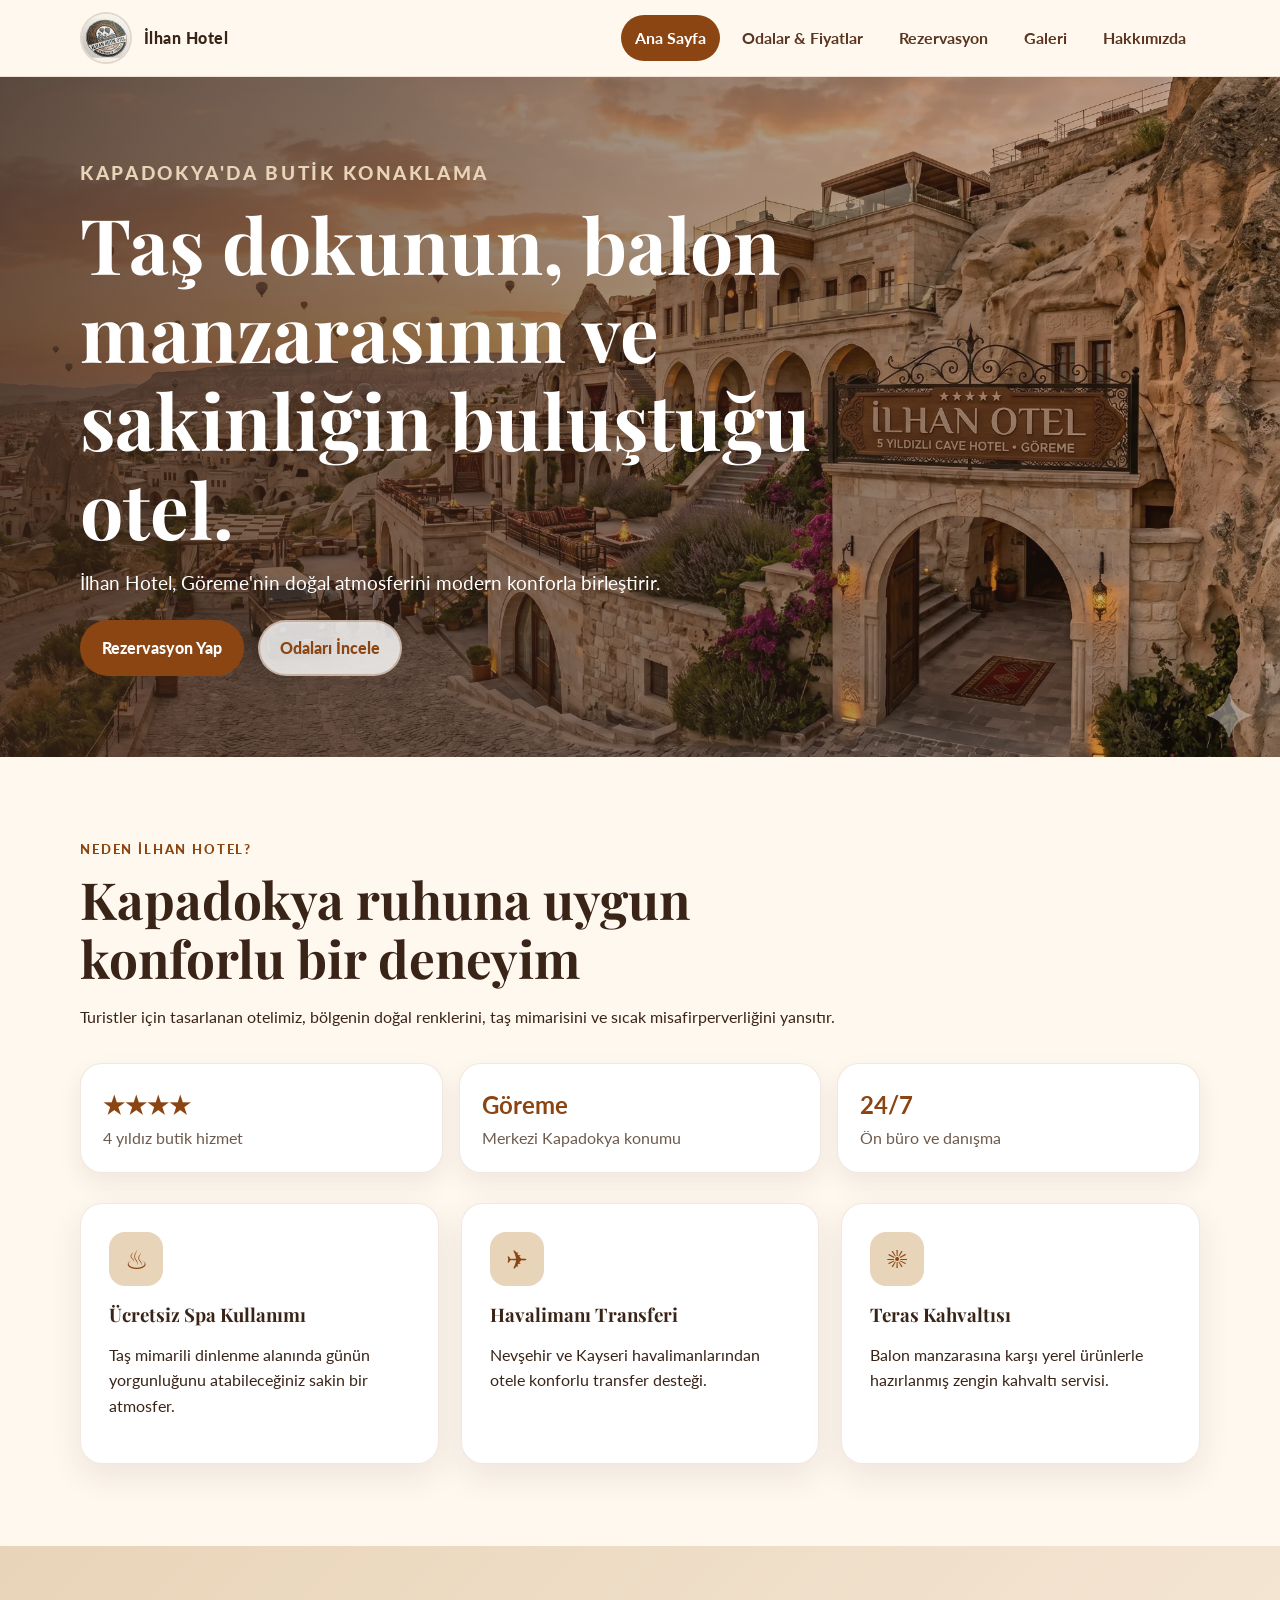
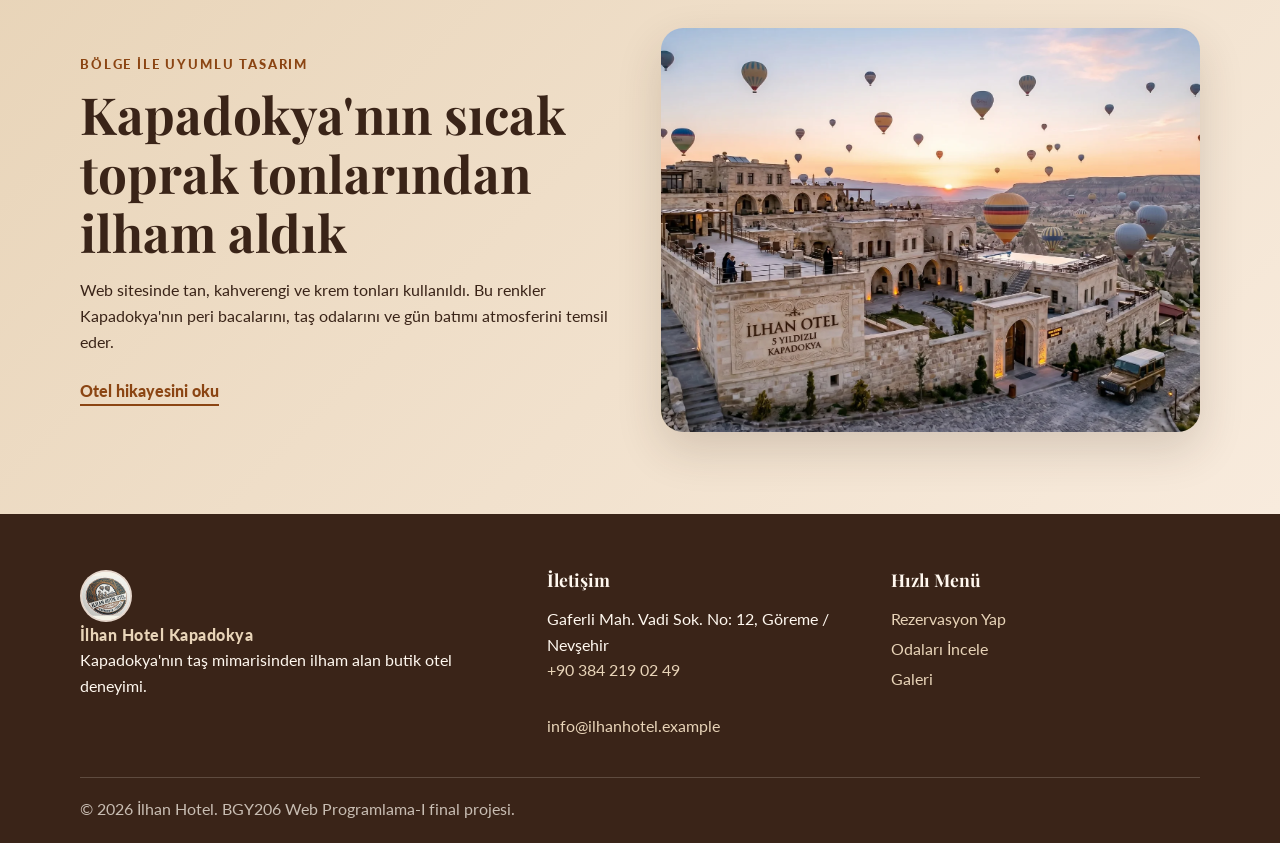
<file: Ilhan_Yigit_Kocadere_otel_web/index.html>
<!DOCTYPE html>
<html lang="tr">
<head>
    <meta charset="UTF-8">
    <meta name="viewport" content="width=device-width, initial-scale=1.0">
    <meta name="description" content="İlhan Hotel Kapadokya için kurumsal otel tanıtım portalı.">
    <link rel="icon" href="assets/icons/favicon.png" type="image/png">
    <link rel="preconnect" href="https://fonts.googleapis.com">
    <link rel="preconnect" href="https://fonts.gstatic.com" crossorigin>
    <link href="https://fonts.googleapis.com/css2?family=Lato:wght@400;700;900&family=Playfair+Display:wght@600;700&display=swap" rel="stylesheet">
    <link rel="stylesheet" href="css/style.css">
    <title>İlhan Hotel Kapadokya | Ana Sayfa</title>
</head>
<body>
    <a class="skip-link" href="#main-content">Ana içeriğe geç</a>
    <!-- Navigasyon: tüm sayfalarda kullanılan sticky menü -->
    <header class="site-header" id="site-header">
        <nav class="navbar container" aria-label="Ana menü">
            <a class="brand" href="index.html" aria-label="İlhan Hotel ana sayfa">
                <img src="assets/icons/logo-ilhan.webp" alt="İlhan Hotel logosu" class="brand-logo">
                <span>İlhan Hotel</span>
            </a>
            <button class="menu-toggle" type="button" aria-label="Menüyü aç veya kapat" aria-controls="primary-navigation" aria-expanded="false">
                <span></span>
                <span></span>
                <span></span>
            </button>
            <ul class="nav-list" id="primary-navigation">
                <li><a href="index.html" class="nav-link active">Ana Sayfa</a></li>
                <li><a href="odalar.html" class="nav-link">Odalar & Fiyatlar</a></li>
                <li><a href="rezervasyon.html" class="nav-link">Rezervasyon</a></li>
                <li><a href="galeri.html" class="nav-link">Galeri</a></li>
                <li><a href="hakkimizda.html" class="nav-link">Hakkımızda</a></li>
            </ul>
        </nav>
    </header>

    <main id="main-content">
        <!-- Hero: büyük görsel, slogan ve rezervasyon butonu -->
        <section class="hero" aria-labelledby="hero-title">
            <div class="hero-overlay container">
                <p class="eyebrow">Kapadokya'da butik konaklama</p>
                <h1 id="hero-title">Taş dokunun, balon manzarasının ve sakinliğin buluştuğu otel.</h1>
                <p>İlhan Hotel, Göreme'nin doğal atmosferini modern konforla birleştirir.</p>
                <div class="hero-actions">
                    <a href="rezervasyon.html" class="btn btn-primary">Rezervasyon Yap</a>
                    <a href="odalar.html" class="btn btn-secondary">Odaları İncele</a>
                </div>
            </div>
        </section>

        <!-- Özet bilgi: yıldız, konum ve avantaj kartları -->
        <section class="section container" aria-labelledby="summary-title">
            <div class="section-heading">
                <p class="eyebrow">Neden İlhan Hotel?</p>
                <h2 id="summary-title">Kapadokya ruhuna uygun konforlu bir deneyim</h2>
                <p>Turistler için tasarlanan otelimiz, bölgenin doğal renklerini, taş mimarisini ve sıcak misafirperverliğini yansıtır.</p>
            </div>
            <div class="info-strip" aria-label="Otel kısa bilgileri">
                <div><strong>★★★★</strong><span>4 yıldız butik hizmet</span></div>
                <div><strong>Göreme</strong><span>Merkezi Kapadokya konumu</span></div>
                <div><strong>24/7</strong><span>Ön büro ve danışma</span></div>
            </div>
            <div class="cards three-columns">
                <article class="feature-card">
                    <span class="feature-icon" aria-hidden="true">♨</span>
                    <h3>Ücretsiz Spa Kullanımı</h3>
                    <p>Taş mimarili dinlenme alanında günün yorgunluğunu atabileceğiniz sakin bir atmosfer.</p>
                </article>
                <article class="feature-card">
                    <span class="feature-icon" aria-hidden="true">✈</span>
                    <h3>Havalimanı Transferi</h3>
                    <p>Nevşehir ve Kayseri havalimanlarından otele konforlu transfer desteği.</p>
                </article>
                <article class="feature-card">
                    <span class="feature-icon" aria-hidden="true">☀</span>
                    <h3>Teras Kahvaltısı</h3>
                    <p>Balon manzarasına karşı yerel ürünlerle hazırlanmış zengin kahvaltı servisi.</p>
                </article>
            </div>
        </section>

        <!-- Tanıtım: otelin tasarım dili ve bölge bağlantısı -->
        <section class="section warm-section" aria-labelledby="design-title">
            <div class="container split-layout">
                <div>
                    <p class="eyebrow">Bölge ile uyumlu tasarım</p>
                    <h2 id="design-title">Kapadokya'nın sıcak toprak tonlarından ilham aldık</h2>
                    <p>Web sitesinde tan, kahverengi ve krem tonları kullanıldı. Bu renkler Kapadokya'nın peri bacalarını, taş odalarını ve gün batımı atmosferini temsil eder.</p>
                    <a class="text-link" href="hakkimizda.html">Otel hikayesini oku</a>
                </div>
                <img src="assets/images/gallery-balloon-view.webp" alt="İlhan Hotel Kapadokya balon rotası ve otel manzarası" class="rounded-media">
            </div>
        </section>
    </main>

    <!-- Footer: iletişim ve hızlı erişim bilgileri -->
    <footer class="site-footer">
        <div class="container footer-grid">
            <div>
                <a class="footer-brand" href="index.html">
                    <img src="assets/icons/logo-ilhan.webp" alt="İlhan Hotel küçük logo">
                    <span>İlhan Hotel Kapadokya</span>
                </a>
                <p>Kapadokya'nın taş mimarisinden ilham alan butik otel deneyimi.</p>
            </div>
            <div>
                <h2>İletişim</h2>
                <address>
                    Gaferli Mah. Vadi Sok. No: 12, Göreme / Nevşehir<br>
                    <a href="tel:+903842190249">+90 384 219 02 49</a><br>
                    <a href="mailto:info@ilhanhotel.example">info@ilhanhotel.example</a>
                </address>
            </div>
            <div>
                <h2>Hızlı Menü</h2>
                <a href="rezervasyon.html">Rezervasyon Yap</a>
                <a href="odalar.html">Odaları İncele</a>
                <a href="galeri.html">Galeri</a>
            </div>
        </div>
        <p class="copyright">© 2026 İlhan Hotel. BGY206 Web Programlama-I final projesi.</p>
    </footer>
    <script src="js/script.js"></script>
</body>
</html>
</file>
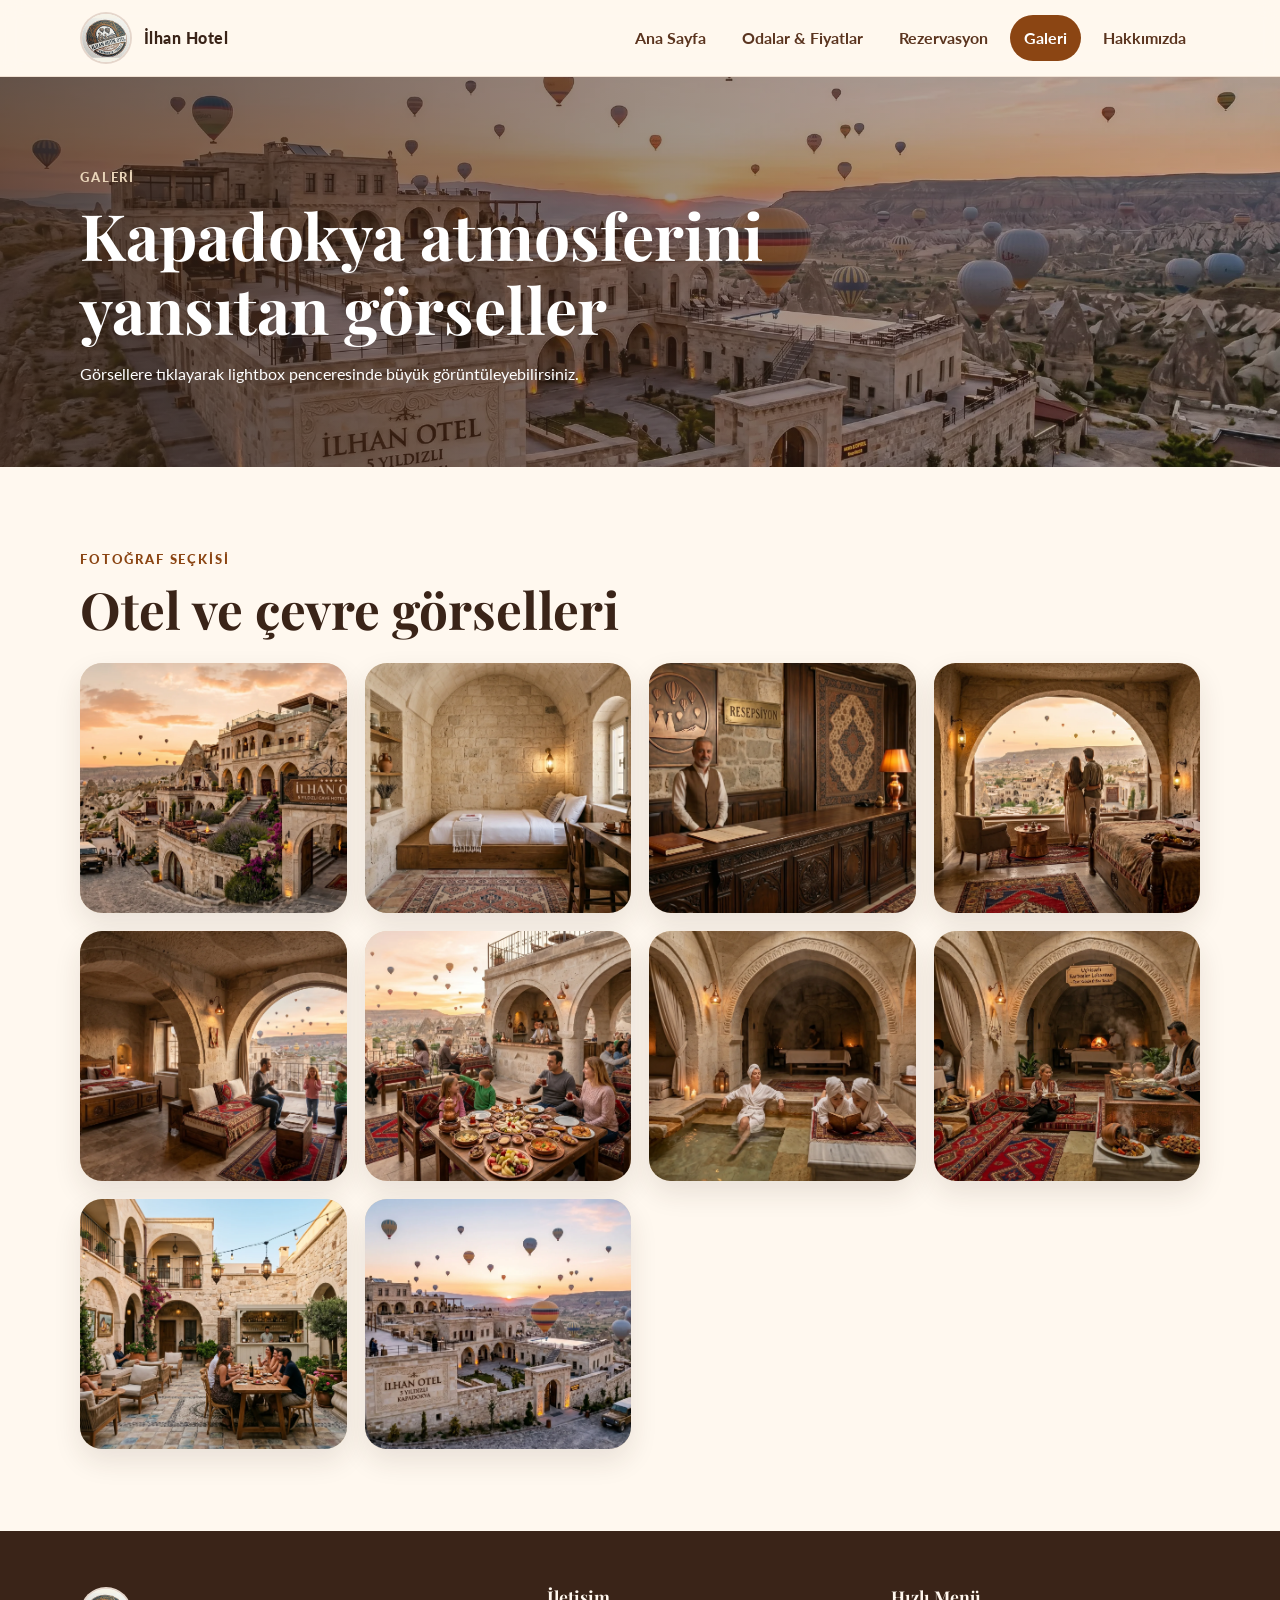
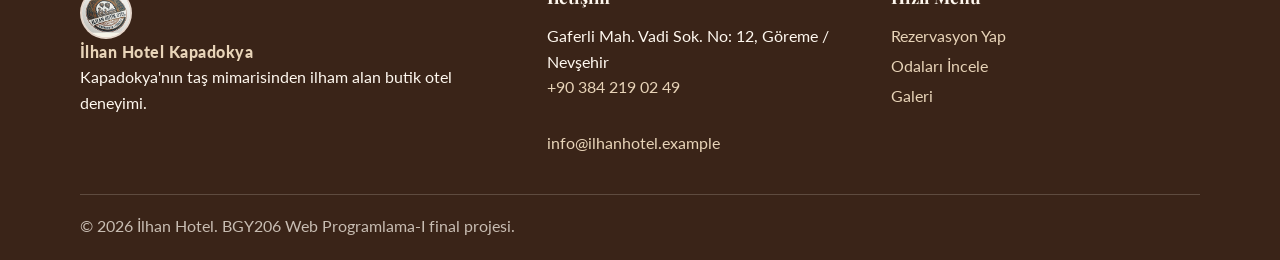
<file: Ilhan_Yigit_Kocadere_otel_web/galeri.html>
<!DOCTYPE html>
<html lang="tr">
<head>
    <meta charset="UTF-8">
    <meta name="viewport" content="width=device-width, initial-scale=1.0">
    <meta name="description" content="İlhan Hotel Kapadokya için kurumsal otel tanıtım portalı.">
    <link rel="icon" href="assets/icons/favicon.png" type="image/png">
    <link rel="preconnect" href="https://fonts.googleapis.com">
    <link rel="preconnect" href="https://fonts.gstatic.com" crossorigin>
    <link href="https://fonts.googleapis.com/css2?family=Lato:wght@400;700;900&family=Playfair+Display:wght@600;700&display=swap" rel="stylesheet">
    <link rel="stylesheet" href="css/style.css">
    <title>Galeri | İlhan Hotel Kapadokya</title>
</head>
<body>
    <a class="skip-link" href="#main-content">Ana içeriğe geç</a>
    <!-- Navigasyon: tüm sayfalarda kullanılan sticky menü -->
    <header class="site-header" id="site-header">
        <nav class="navbar container" aria-label="Ana menü">
            <a class="brand" href="index.html" aria-label="İlhan Hotel ana sayfa">
                <img src="assets/icons/logo-ilhan.webp" alt="İlhan Hotel logosu" class="brand-logo">
                <span>İlhan Hotel</span>
            </a>
            <button class="menu-toggle" type="button" aria-label="Menüyü aç veya kapat" aria-controls="primary-navigation" aria-expanded="false">
                <span></span>
                <span></span>
                <span></span>
            </button>
            <ul class="nav-list" id="primary-navigation">
                <li><a href="index.html" class="nav-link">Ana Sayfa</a></li>
                <li><a href="odalar.html" class="nav-link">Odalar & Fiyatlar</a></li>
                <li><a href="rezervasyon.html" class="nav-link">Rezervasyon</a></li>
                <li><a href="galeri.html" class="nav-link active">Galeri</a></li>
                <li><a href="hakkimizda.html" class="nav-link">Hakkımızda</a></li>
            </ul>
        </nav>
    </header>

    <main id="main-content">
        <!-- Sayfa başlığı: galeri hero alanı -->
        <section class="page-hero gallery-hero" aria-labelledby="gallery-title">
            <div class="container page-hero-content">
                <p class="eyebrow">Galeri</p>
                <h1 id="gallery-title">Kapadokya atmosferini yansıtan görseller</h1>
                <p>Görsellere tıklayarak lightbox penceresinde büyük görüntüleyebilirsiniz.</p>
            </div>
        </section>

        <!-- Galeri: CSS Grid ile responsive ızgara ve JS lightbox -->
        <section class="section container" aria-labelledby="gallery-grid-title">
            <div class="section-heading compact">
                <p class="eyebrow">Fotoğraf seçkisi</p>
                <h2 id="gallery-grid-title">Otel ve çevre görselleri</h2>
            </div>
            <div class="gallery-grid" id="gallery-grid">
                <button class="gallery-item" type="button" data-full="assets/images/hero-cappadocia-ilhan-hotel.webp" data-caption="İlhan Hotel Kapadokya dış görünüş">
                    <img src="assets/images/hero-cappadocia-ilhan-hotel.webp" alt="Kapadokya taş butik otel ve balon manzarası">
                </button>
                <button class="gallery-item" type="button" data-full="assets/images/oda-standart.webp" data-caption="Standart taş oda">
                    <img src="assets/images/oda-standart.webp" alt="Standart taş odada sade ve sıcak konaklama alanı">
                </button>
                <button class="gallery-item" type="button" data-full="assets/images/gallery-reception.webp" data-caption="Resepsiyon alanı">
                    <img src="assets/images/gallery-reception.webp" alt="İlhan Hotel taş mimarili resepsiyon alanı">
                </button>
                <button class="gallery-item" type="button" data-full="assets/images/oda-deluxe.webp" data-caption="Vadi manzaralı deluxe oda">
                    <img src="assets/images/oda-deluxe.webp" alt="Vadi manzaralı deluxe mağara oda iç tasarımı">
                </button>
                <button class="gallery-item" type="button" data-full="assets/images/oda-suite.webp" data-caption="Kemerli suit oda">
                    <img src="assets/images/oda-suite.webp" alt="Dört kişilik kemerli suit oda ve Kapadokya manzarası">
                </button>
                <button class="gallery-item" type="button" data-full="assets/images/gallery-breakfast.webp" data-caption="Teras kahvaltısı">
                    <img src="assets/images/gallery-breakfast.webp" alt="Kapadokya terasında kahvaltı alanı">
                </button>
                <button class="gallery-item" type="button" data-full="assets/images/gallery-spa.webp" data-caption="Sessiz spa alanı">
                    <img src="assets/images/gallery-spa.webp" alt="Taş mimarili spa havuzu">
                </button>
                <button class="gallery-item" type="button" data-full="assets/images/gallery-restaurant.webp" data-caption="Yerel restoran">
                    <img src="assets/images/gallery-restaurant.webp" alt="Yerel yemek servisi yapılan restoran alanı">
                </button>
                <button class="gallery-item" type="button" data-full="assets/images/gallery-courtyard.webp" data-caption="İç avlu">
                    <img src="assets/images/gallery-courtyard.webp" alt="Otelin taş iç avlusu ve oturma alanı">
                </button>
                <button class="gallery-item" type="button" data-full="assets/images/gallery-balloons.webp" data-caption="Balon rotası manzarası">
                    <img src="assets/images/gallery-balloons.webp" alt="Kapadokya sıcak hava balonları manzarası">
                </button>
            </div>
        </section>

        <!-- Lightbox modal: JavaScript ile açılıp kapanır -->
        <div class="lightbox" id="lightbox" aria-hidden="true" role="dialog" aria-modal="true" aria-label="Galeri görsel önizleme">
            <button type="button" class="lightbox-close" id="lightbox-close" aria-label="Lightbox kapat">×</button>
            <figure>
                <img src="assets/images/gallery-balloon-view.webp" alt="" id="lightbox-image">
                <figcaption id="lightbox-caption"></figcaption>
            </figure>
        </div>
    </main>

    <!-- Footer: iletişim ve hızlı erişim bilgileri -->
    <footer class="site-footer">
        <div class="container footer-grid">
            <div>
                <a class="footer-brand" href="index.html">
                    <img src="assets/icons/logo-ilhan.webp" alt="İlhan Hotel küçük logo">
                    <span>İlhan Hotel Kapadokya</span>
                </a>
                <p>Kapadokya'nın taş mimarisinden ilham alan butik otel deneyimi.</p>
            </div>
            <div>
                <h2>İletişim</h2>
                <address>
                    Gaferli Mah. Vadi Sok. No: 12, Göreme / Nevşehir<br>
                    <a href="tel:+903842190249">+90 384 219 02 49</a><br>
                    <a href="mailto:info@ilhanhotel.example">info@ilhanhotel.example</a>
                </address>
            </div>
            <div>
                <h2>Hızlı Menü</h2>
                <a href="rezervasyon.html">Rezervasyon Yap</a>
                <a href="odalar.html">Odaları İncele</a>
                <a href="galeri.html">Galeri</a>
            </div>
        </div>
        <p class="copyright">© 2026 İlhan Hotel. BGY206 Web Programlama-I final projesi.</p>
    </footer>
    <script src="js/script.js"></script>
</body>
</html>
</file>
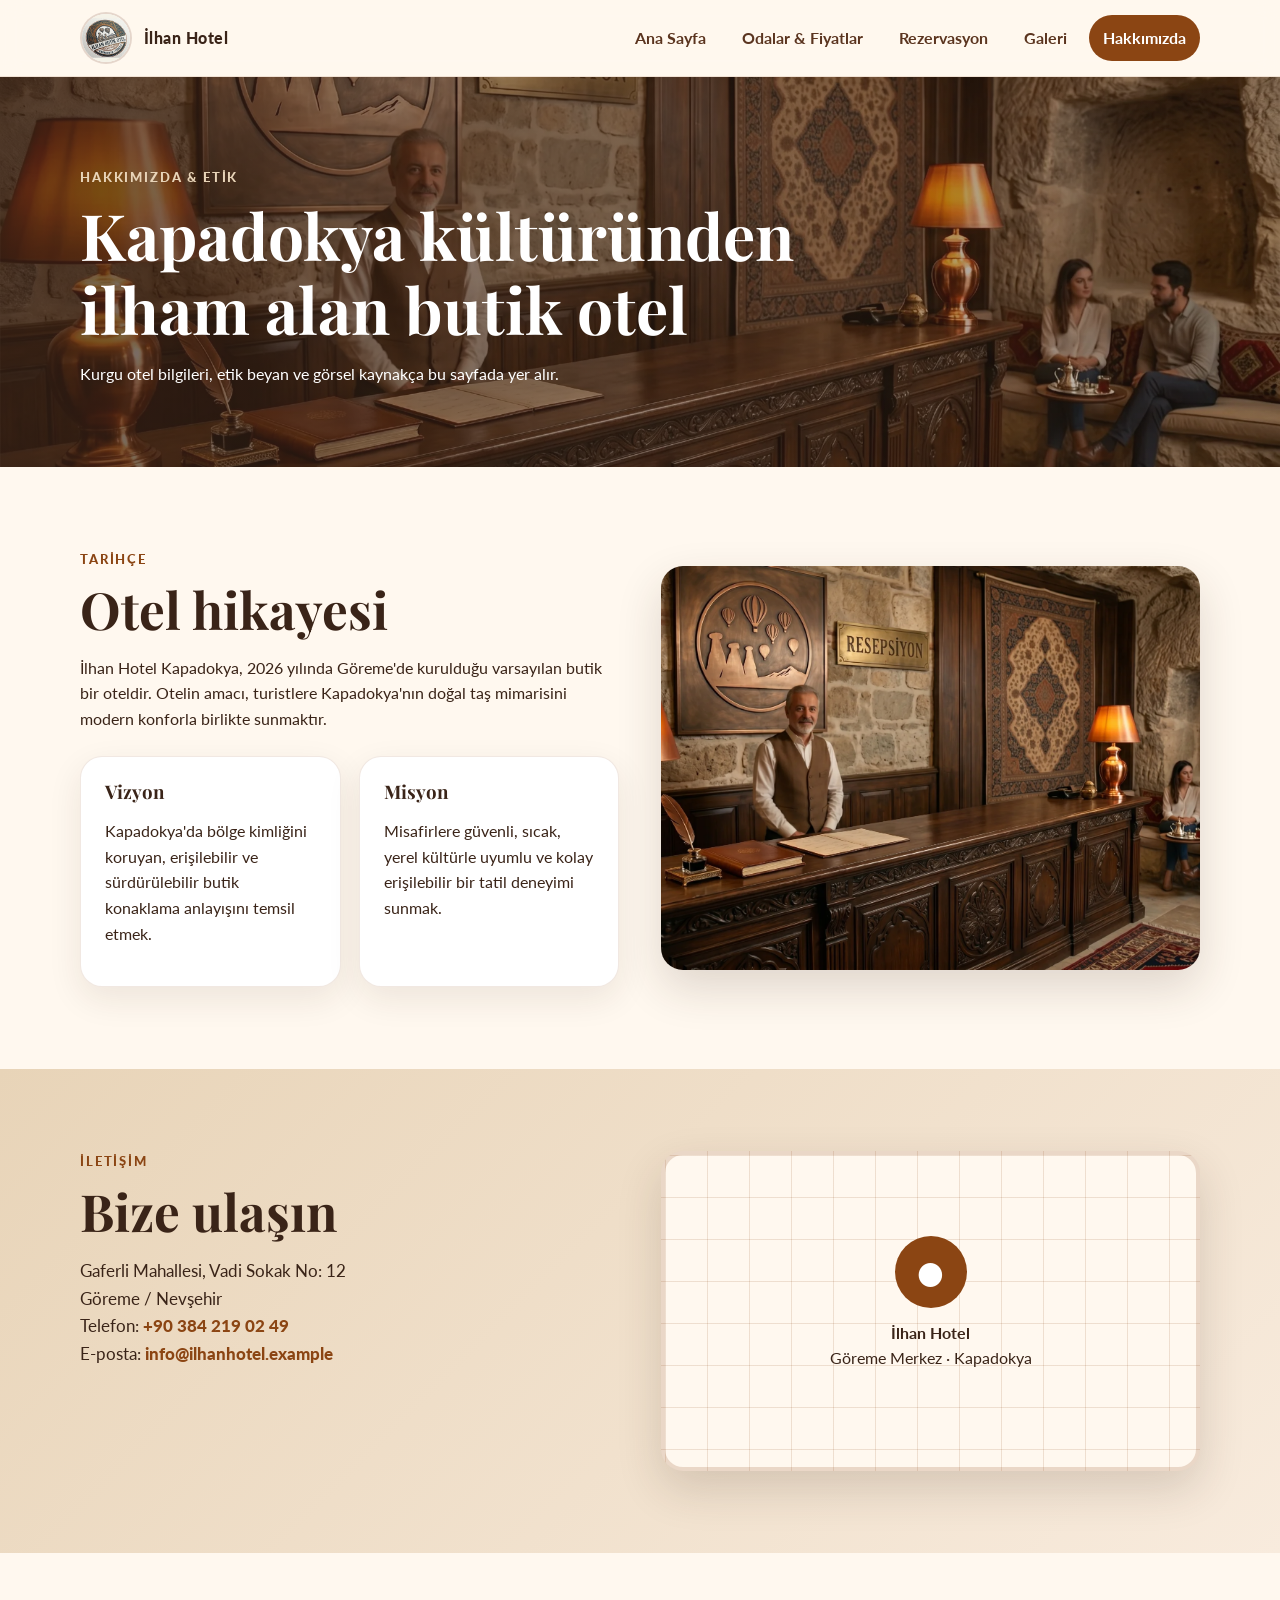
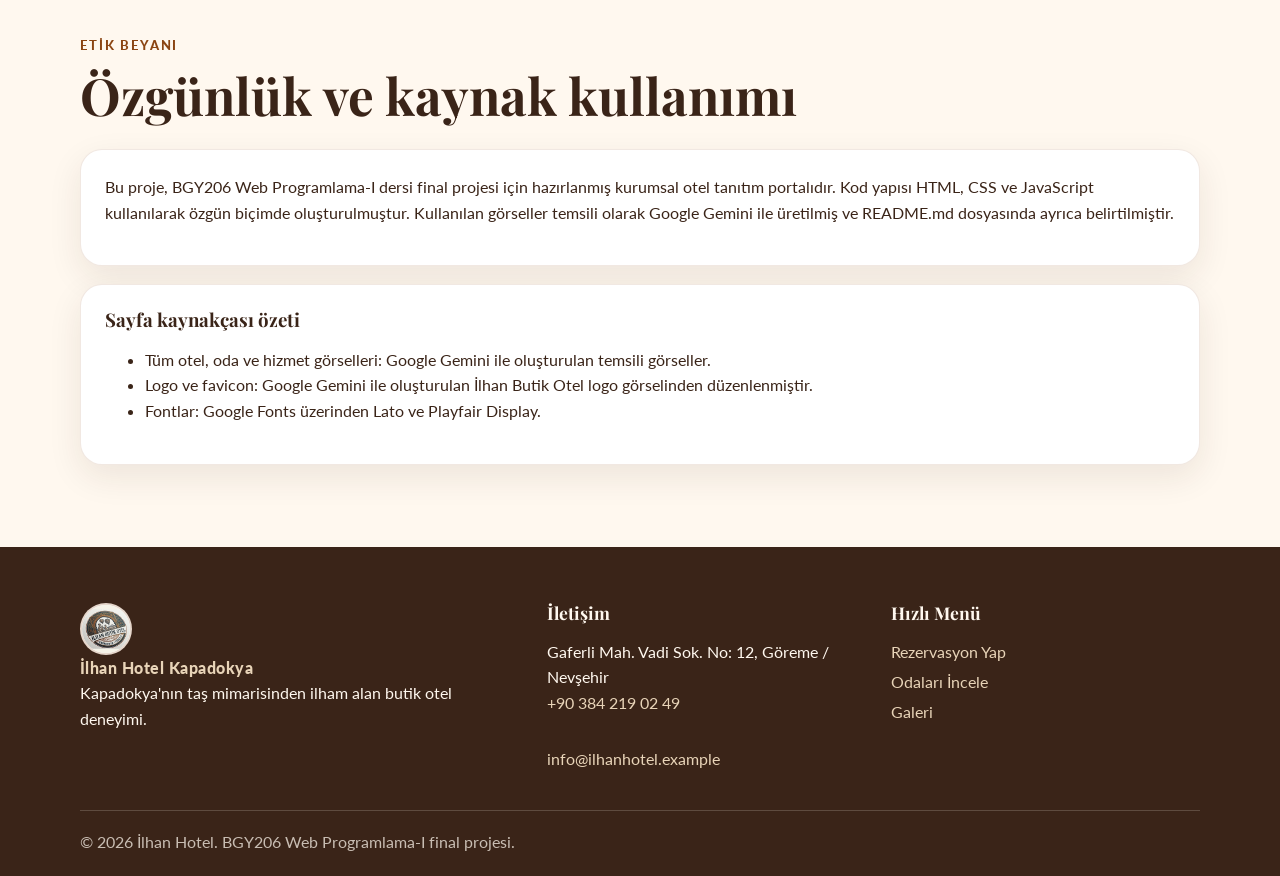
<file: Ilhan_Yigit_Kocadere_otel_web/hakkimizda.html>
<!DOCTYPE html>
<html lang="tr">
<head>
    <meta charset="UTF-8">
    <meta name="viewport" content="width=device-width, initial-scale=1.0">
    <meta name="description" content="İlhan Hotel Kapadokya için kurumsal otel tanıtım portalı.">
    <link rel="icon" href="assets/icons/favicon.png" type="image/png">
    <link rel="preconnect" href="https://fonts.googleapis.com">
    <link rel="preconnect" href="https://fonts.gstatic.com" crossorigin>
    <link href="https://fonts.googleapis.com/css2?family=Lato:wght@400;700;900&family=Playfair+Display:wght@600;700&display=swap" rel="stylesheet">
    <link rel="stylesheet" href="css/style.css">
    <title>Hakkımızda & Etik | İlhan Hotel Kapadokya</title>
</head>
<body>
    <a class="skip-link" href="#main-content">Ana içeriğe geç</a>
    <!-- Navigasyon: tüm sayfalarda kullanılan sticky menü -->
    <header class="site-header" id="site-header">
        <nav class="navbar container" aria-label="Ana menü">
            <a class="brand" href="index.html" aria-label="İlhan Hotel ana sayfa">
                <img src="assets/icons/logo-ilhan.webp" alt="İlhan Hotel logosu" class="brand-logo">
                <span>İlhan Hotel</span>
            </a>
            <button class="menu-toggle" type="button" aria-label="Menüyü aç veya kapat" aria-controls="primary-navigation" aria-expanded="false">
                <span></span>
                <span></span>
                <span></span>
            </button>
            <ul class="nav-list" id="primary-navigation">
                <li><a href="index.html" class="nav-link">Ana Sayfa</a></li>
                <li><a href="odalar.html" class="nav-link">Odalar & Fiyatlar</a></li>
                <li><a href="rezervasyon.html" class="nav-link">Rezervasyon</a></li>
                <li><a href="galeri.html" class="nav-link">Galeri</a></li>
                <li><a href="hakkimizda.html" class="nav-link active">Hakkımızda</a></li>
            </ul>
        </nav>
    </header>

    <main id="main-content">
        <!-- Sayfa başlığı: hakkımızda hero alanı -->
        <section class="page-hero about-hero" aria-labelledby="about-title">
            <div class="container page-hero-content">
                <p class="eyebrow">Hakkımızda & Etik</p>
                <h1 id="about-title">Kapadokya kültüründen ilham alan butik otel</h1>
                <p>Kurgu otel bilgileri, etik beyan ve görsel kaynakça bu sayfada yer alır.</p>
            </div>
        </section>

        <!-- Tarihçe: vizyon, misyon ve kuruluş bilgisi -->
        <section class="section container split-layout" aria-labelledby="history-title">
            <div>
                <p class="eyebrow">Tarihçe</p>
                <h2 id="history-title">Otel hikayesi</h2>
                <p>İlhan Hotel Kapadokya, 2026 yılında Göreme'de kurulduğu varsayılan butik bir oteldir. Otelin amacı, turistlere Kapadokya'nın doğal taş mimarisini modern konforla birlikte sunmaktır.</p>
                <div class="mission-grid">
                    <article>
                        <h3>Vizyon</h3>
                        <p>Kapadokya'da bölge kimliğini koruyan, erişilebilir ve sürdürülebilir butik konaklama anlayışını temsil etmek.</p>
                    </article>
                    <article>
                        <h3>Misyon</h3>
                        <p>Misafirlere güvenli, sıcak, yerel kültürle uyumlu ve kolay erişilebilir bir tatil deneyimi sunmak.</p>
                    </article>
                </div>
            </div>
            <img src="assets/images/gallery-reception.webp" alt="İlhan Hotel Kapadokya resepsiyon alanı" class="rounded-media">
        </section>

        <!-- İletişim: statik harita, adres ve tıklanabilir telefon -->
        <section class="section warm-section" aria-labelledby="contact-title">
            <div class="container contact-layout">
                <div>
                    <p class="eyebrow">İletişim</p>
                    <h2 id="contact-title">Bize ulaşın</h2>
                    <address class="large-address">
                        Gaferli Mahallesi, Vadi Sokak No: 12<br>
                        Göreme / Nevşehir<br>
                        Telefon: <a href="tel:+903842190249">+90 384 219 02 49</a><br>
                        E-posta: <a href="mailto:info@ilhanhotel.example">info@ilhanhotel.example</a>
                    </address>
                </div>
                <div class="static-map" role="img" aria-label="Göreme merkezinde İlhan Hotel konumunu temsil eden statik harita görseli">
                    <span class="map-pin" aria-hidden="true">●</span>
                    <strong>İlhan Hotel</strong>
                    <p>Göreme Merkez · Kapadokya</p>
                </div>
            </div>
        </section>

        <!-- Etik beyanı ve kaynakça: özgünlük ve görsel bilgileri -->
        <section class="section container" aria-labelledby="ethics-title">
            <div class="section-heading compact">
                <p class="eyebrow">Etik beyanı</p>
                <h2 id="ethics-title">Özgünlük ve kaynak kullanımı</h2>
            </div>
            <article class="ethics-card">
                <p>Bu proje, BGY206 Web Programlama-I dersi final projesi için hazırlanmış kurumsal otel tanıtım portalıdır. Kod yapısı HTML, CSS ve JavaScript kullanılarak özgün biçimde oluşturulmuştur. Kullanılan görseller temsili olarak Google Gemini ile üretilmiş ve README.md dosyasında ayrıca belirtilmiştir.</p>
            </article>
            <article class="references-card">
                <h3>Sayfa kaynakçası özeti</h3>
                <ul>
                    <li>Tüm otel, oda ve hizmet görselleri: Google Gemini ile oluşturulan temsili görseller.</li>
                    <li>Logo ve favicon: Google Gemini ile oluşturulan İlhan Butik Otel logo görselinden düzenlenmiştir.</li>
                    <li>Fontlar: Google Fonts üzerinden Lato ve Playfair Display.</li>
                </ul>
            </article>
        </section>
    </main>

    <!-- Footer: iletişim ve hızlı erişim bilgileri -->
    <footer class="site-footer">
        <div class="container footer-grid">
            <div>
                <a class="footer-brand" href="index.html">
                    <img src="assets/icons/logo-ilhan.webp" alt="İlhan Hotel küçük logo">
                    <span>İlhan Hotel Kapadokya</span>
                </a>
                <p>Kapadokya'nın taş mimarisinden ilham alan butik otel deneyimi.</p>
            </div>
            <div>
                <h2>İletişim</h2>
                <address>
                    Gaferli Mah. Vadi Sok. No: 12, Göreme / Nevşehir<br>
                    <a href="tel:+903842190249">+90 384 219 02 49</a><br>
                    <a href="mailto:info@ilhanhotel.example">info@ilhanhotel.example</a>
                </address>
            </div>
            <div>
                <h2>Hızlı Menü</h2>
                <a href="rezervasyon.html">Rezervasyon Yap</a>
                <a href="odalar.html">Odaları İncele</a>
                <a href="galeri.html">Galeri</a>
            </div>
        </div>
        <p class="copyright">© 2026 İlhan Hotel. BGY206 Web Programlama-I final projesi.</p>
    </footer>
    <script src="js/script.js"></script>
</body>
</html>
</file>
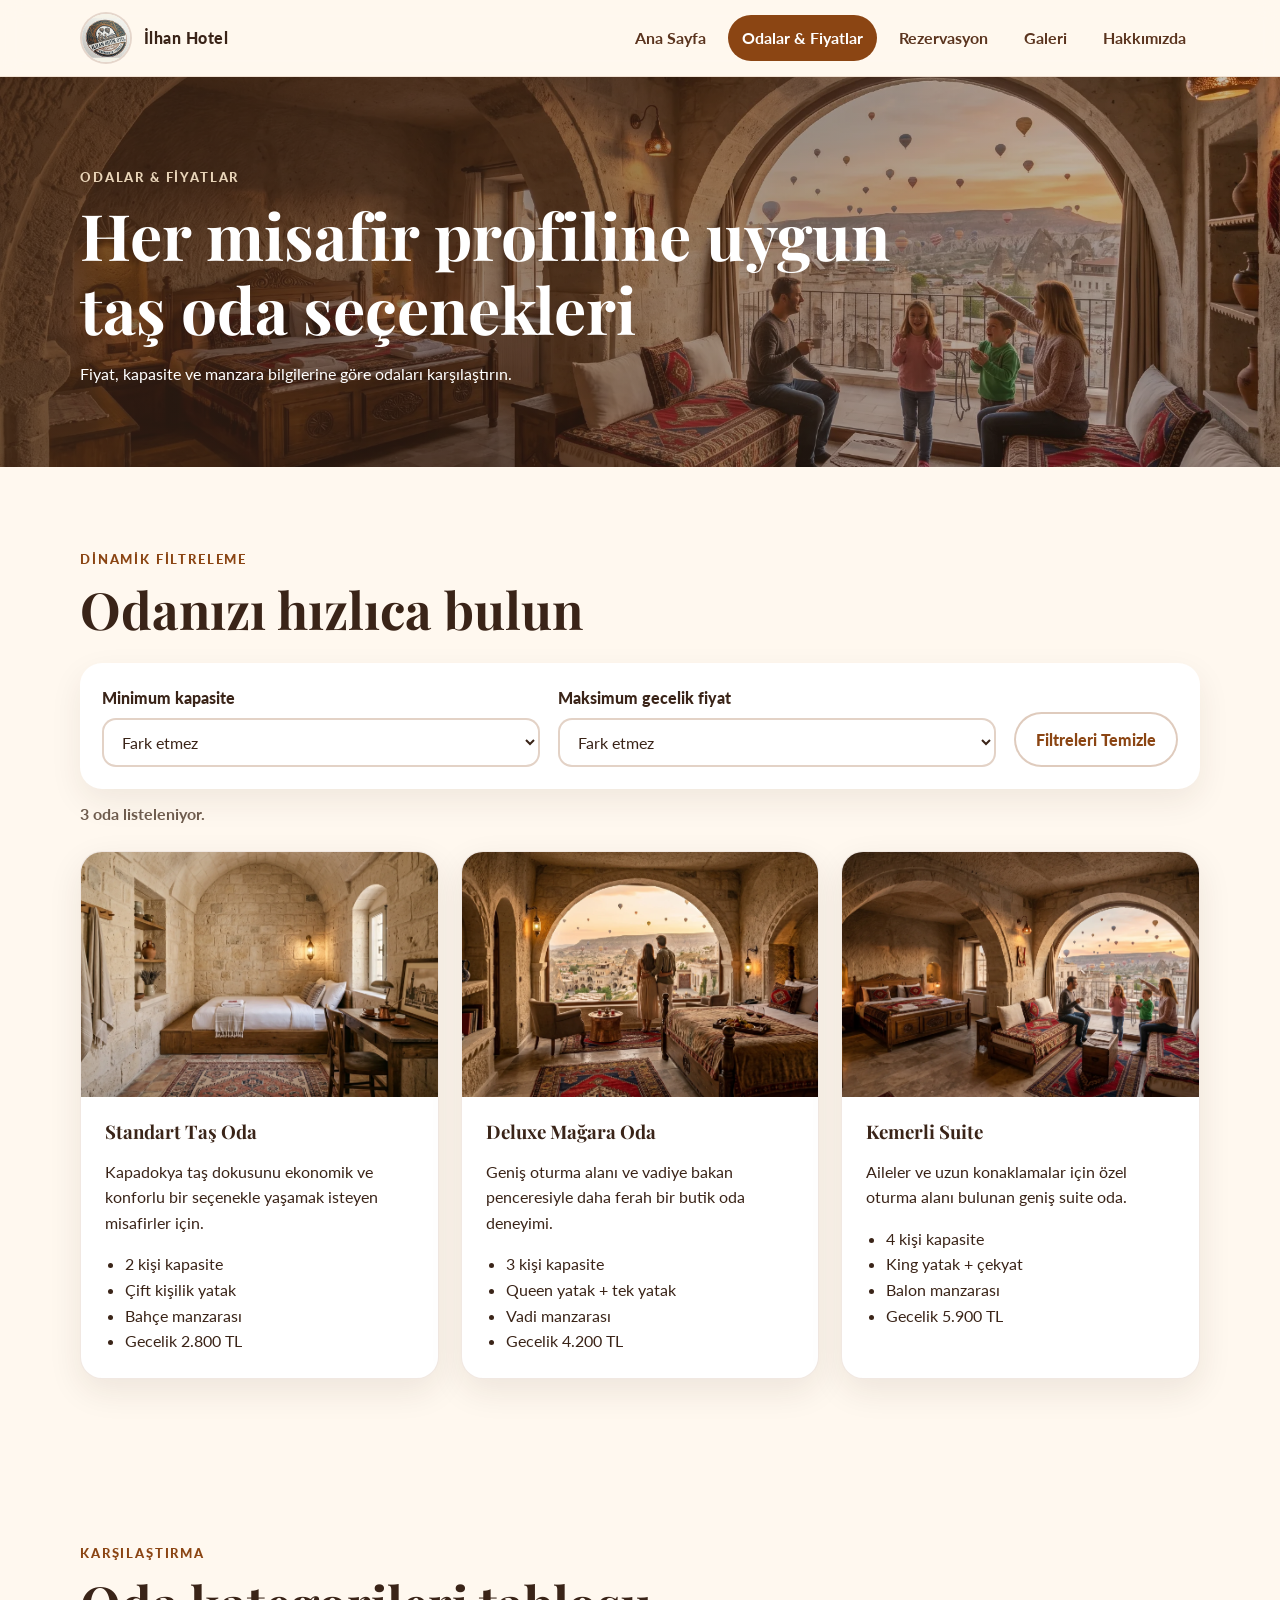
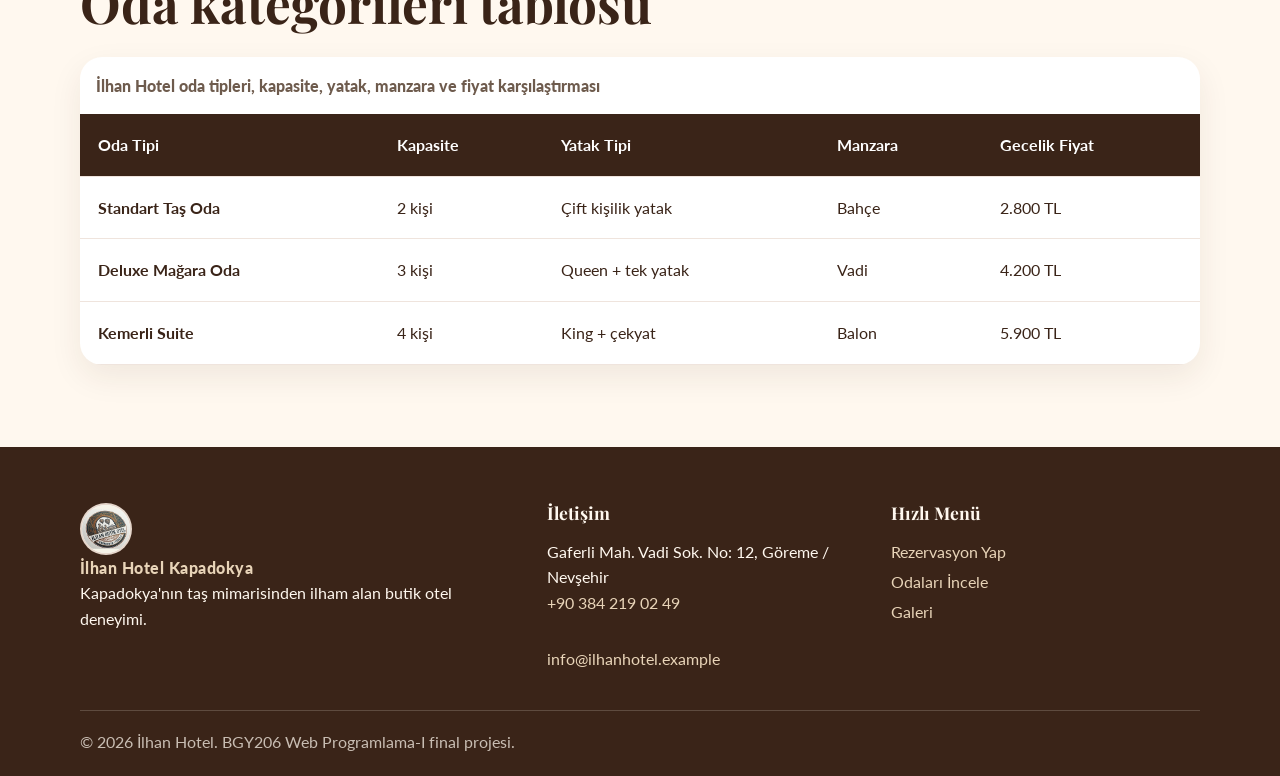
<file: Ilhan_Yigit_Kocadere_otel_web/odalar.html>
<!DOCTYPE html>
<html lang="tr">
<head>
    <meta charset="UTF-8">
    <meta name="viewport" content="width=device-width, initial-scale=1.0">
    <meta name="description" content="İlhan Hotel Kapadokya için kurumsal otel tanıtım portalı.">
    <link rel="icon" href="assets/icons/favicon.png" type="image/png">
    <link rel="preconnect" href="https://fonts.googleapis.com">
    <link rel="preconnect" href="https://fonts.gstatic.com" crossorigin>
    <link href="https://fonts.googleapis.com/css2?family=Lato:wght@400;700;900&family=Playfair+Display:wght@600;700&display=swap" rel="stylesheet">
    <link rel="stylesheet" href="css/style.css">
    <title>Odalar & Fiyatlar | İlhan Hotel Kapadokya</title>
</head>
<body>
    <a class="skip-link" href="#main-content">Ana içeriğe geç</a>
    <!-- Navigasyon: tüm sayfalarda kullanılan sticky menü -->
    <header class="site-header" id="site-header">
        <nav class="navbar container" aria-label="Ana menü">
            <a class="brand" href="index.html" aria-label="İlhan Hotel ana sayfa">
                <img src="assets/icons/logo-ilhan.webp" alt="İlhan Hotel logosu" class="brand-logo">
                <span>İlhan Hotel</span>
            </a>
            <button class="menu-toggle" type="button" aria-label="Menüyü aç veya kapat" aria-controls="primary-navigation" aria-expanded="false">
                <span></span>
                <span></span>
                <span></span>
            </button>
            <ul class="nav-list" id="primary-navigation">
                <li><a href="index.html" class="nav-link">Ana Sayfa</a></li>
                <li><a href="odalar.html" class="nav-link active">Odalar & Fiyatlar</a></li>
                <li><a href="rezervasyon.html" class="nav-link">Rezervasyon</a></li>
                <li><a href="galeri.html" class="nav-link">Galeri</a></li>
                <li><a href="hakkimizda.html" class="nav-link">Hakkımızda</a></li>
            </ul>
        </nav>
    </header>

    <main id="main-content">
        <!-- Sayfa başlığı: odalar sayfası hero alanı -->
        <section class="page-hero rooms-hero" aria-labelledby="rooms-title">
            <div class="container page-hero-content">
                <p class="eyebrow">Odalar & Fiyatlar</p>
                <h1 id="rooms-title">Her misafir profiline uygun taş oda seçenekleri</h1>
                <p>Fiyat, kapasite ve manzara bilgilerine göre odaları karşılaştırın.</p>
            </div>
        </section>

        <!-- Oda filtreleme: JavaScript ile dinamik kart arama -->
        <section class="section container" aria-labelledby="filter-title">
            <div class="section-heading compact">
                <p class="eyebrow">Dinamik filtreleme</p>
                <h2 id="filter-title">Odanızı hızlıca bulun</h2>
            </div>
            <form class="filter-panel" id="room-filter-form" aria-describedby="filter-result">
                <div class="form-group">
                    <label for="capacity-filter">Minimum kapasite</label>
                    <select id="capacity-filter" name="capacity-filter">
                        <option value="0">Fark etmez</option>
                        <option value="2">2 kişi</option>
                        <option value="3">3 kişi</option>
                        <option value="4">4 kişi</option>
                    </select>
                </div>
                <div class="form-group">
                    <label for="price-filter">Maksimum gecelik fiyat</label>
                    <select id="price-filter" name="price-filter">
                        <option value="99999">Fark etmez</option>
                        <option value="3200">3.200 TL</option>
                        <option value="4500">4.500 TL</option>
                        <option value="6200">6.200 TL</option>
                    </select>
                </div>
                <button type="reset" class="btn btn-secondary" id="filter-reset">Filtreleri Temizle</button>
            </form>
            <p id="filter-result" class="helper-text" aria-live="polite">3 oda listeleniyor.</p>

            <!-- Oda kartları: her kartta görsel, açıklama ve ul/li özellik listesi -->
            <div class="cards room-grid" id="room-list">
                <article class="room-card" data-capacity="2" data-price="2800">
                    <img src="assets/images/oda-standart.webp" alt="Standart taş odada çift kişilik yatak ve kemerli pencere">
                    <div class="room-card-content">
                        <h3>Standart Taş Oda</h3>
                        <p>Kapadokya taş dokusunu ekonomik ve konforlu bir seçenekle yaşamak isteyen misafirler için.</p>
                        <ul>
                            <li>2 kişi kapasite</li>
                            <li>Çift kişilik yatak</li>
                            <li>Bahçe manzarası</li>
                            <li>Gecelik 2.800 TL</li>
                        </ul>
                    </div>
                </article>
                <article class="room-card" data-capacity="3" data-price="4200">
                    <img src="assets/images/oda-deluxe.webp" alt="Deluxe mağara odada geniş yatak ve vadi manzaralı pencere">
                    <div class="room-card-content">
                        <h3>Deluxe Mağara Oda</h3>
                        <p>Geniş oturma alanı ve vadiye bakan penceresiyle daha ferah bir butik oda deneyimi.</p>
                        <ul>
                            <li>3 kişi kapasite</li>
                            <li>Queen yatak + tek yatak</li>
                            <li>Vadi manzarası</li>
                            <li>Gecelik 4.200 TL</li>
                        </ul>
                    </div>
                </article>
                <article class="room-card" data-capacity="4" data-price="5900">
                    <img src="assets/images/oda-suite.webp" alt="Kemerli suite odada geniş yatak ve balon manzarası">
                    <div class="room-card-content">
                        <h3>Kemerli Suite</h3>
                        <p>Aileler ve uzun konaklamalar için özel oturma alanı bulunan geniş suite oda.</p>
                        <ul>
                            <li>4 kişi kapasite</li>
                            <li>King yatak + çekyat</li>
                            <li>Balon manzarası</li>
                            <li>Gecelik 5.900 TL</li>
                        </ul>
                    </div>
                </article>
            </div>
        </section>

        <!-- Karşılaştırma tablosu: thead, tbody ve hover efekti kullanılır -->
        <section class="section container" aria-labelledby="compare-title">
            <div class="section-heading compact">
                <p class="eyebrow">Karşılaştırma</p>
                <h2 id="compare-title">Oda kategorileri tablosu</h2>
            </div>
            <div class="table-wrapper">
                <table class="comparison-table">
                    <caption>İlhan Hotel oda tipleri, kapasite, yatak, manzara ve fiyat karşılaştırması</caption>
                    <thead>
                        <tr>
                            <th scope="col">Oda Tipi</th>
                            <th scope="col">Kapasite</th>
                            <th scope="col">Yatak Tipi</th>
                            <th scope="col">Manzara</th>
                            <th scope="col">Gecelik Fiyat</th>
                        </tr>
                    </thead>
                    <tbody>
                        <tr>
                            <th scope="row">Standart Taş Oda</th>
                            <td>2 kişi</td>
                            <td>Çift kişilik yatak</td>
                            <td>Bahçe</td>
                            <td>2.800 TL</td>
                        </tr>
                        <tr>
                            <th scope="row">Deluxe Mağara Oda</th>
                            <td>3 kişi</td>
                            <td>Queen + tek yatak</td>
                            <td>Vadi</td>
                            <td>4.200 TL</td>
                        </tr>
                        <tr>
                            <th scope="row">Kemerli Suite</th>
                            <td>4 kişi</td>
                            <td>King + çekyat</td>
                            <td>Balon</td>
                            <td>5.900 TL</td>
                        </tr>
                    </tbody>
                </table>
            </div>
        </section>
    </main>

    <!-- Footer: iletişim ve hızlı erişim bilgileri -->
    <footer class="site-footer">
        <div class="container footer-grid">
            <div>
                <a class="footer-brand" href="index.html">
                    <img src="assets/icons/logo-ilhan.webp" alt="İlhan Hotel küçük logo">
                    <span>İlhan Hotel Kapadokya</span>
                </a>
                <p>Kapadokya'nın taş mimarisinden ilham alan butik otel deneyimi.</p>
            </div>
            <div>
                <h2>İletişim</h2>
                <address>
                    Gaferli Mah. Vadi Sok. No: 12, Göreme / Nevşehir<br>
                    <a href="tel:+903842190249">+90 384 219 02 49</a><br>
                    <a href="mailto:info@ilhanhotel.example">info@ilhanhotel.example</a>
                </address>
            </div>
            <div>
                <h2>Hızlı Menü</h2>
                <a href="rezervasyon.html">Rezervasyon Yap</a>
                <a href="odalar.html">Odaları İncele</a>
                <a href="galeri.html">Galeri</a>
            </div>
        </div>
        <p class="copyright">© 2026 İlhan Hotel. BGY206 Web Programlama-I final projesi.</p>
    </footer>
    <script src="js/script.js"></script>
</body>
</html>
</file>
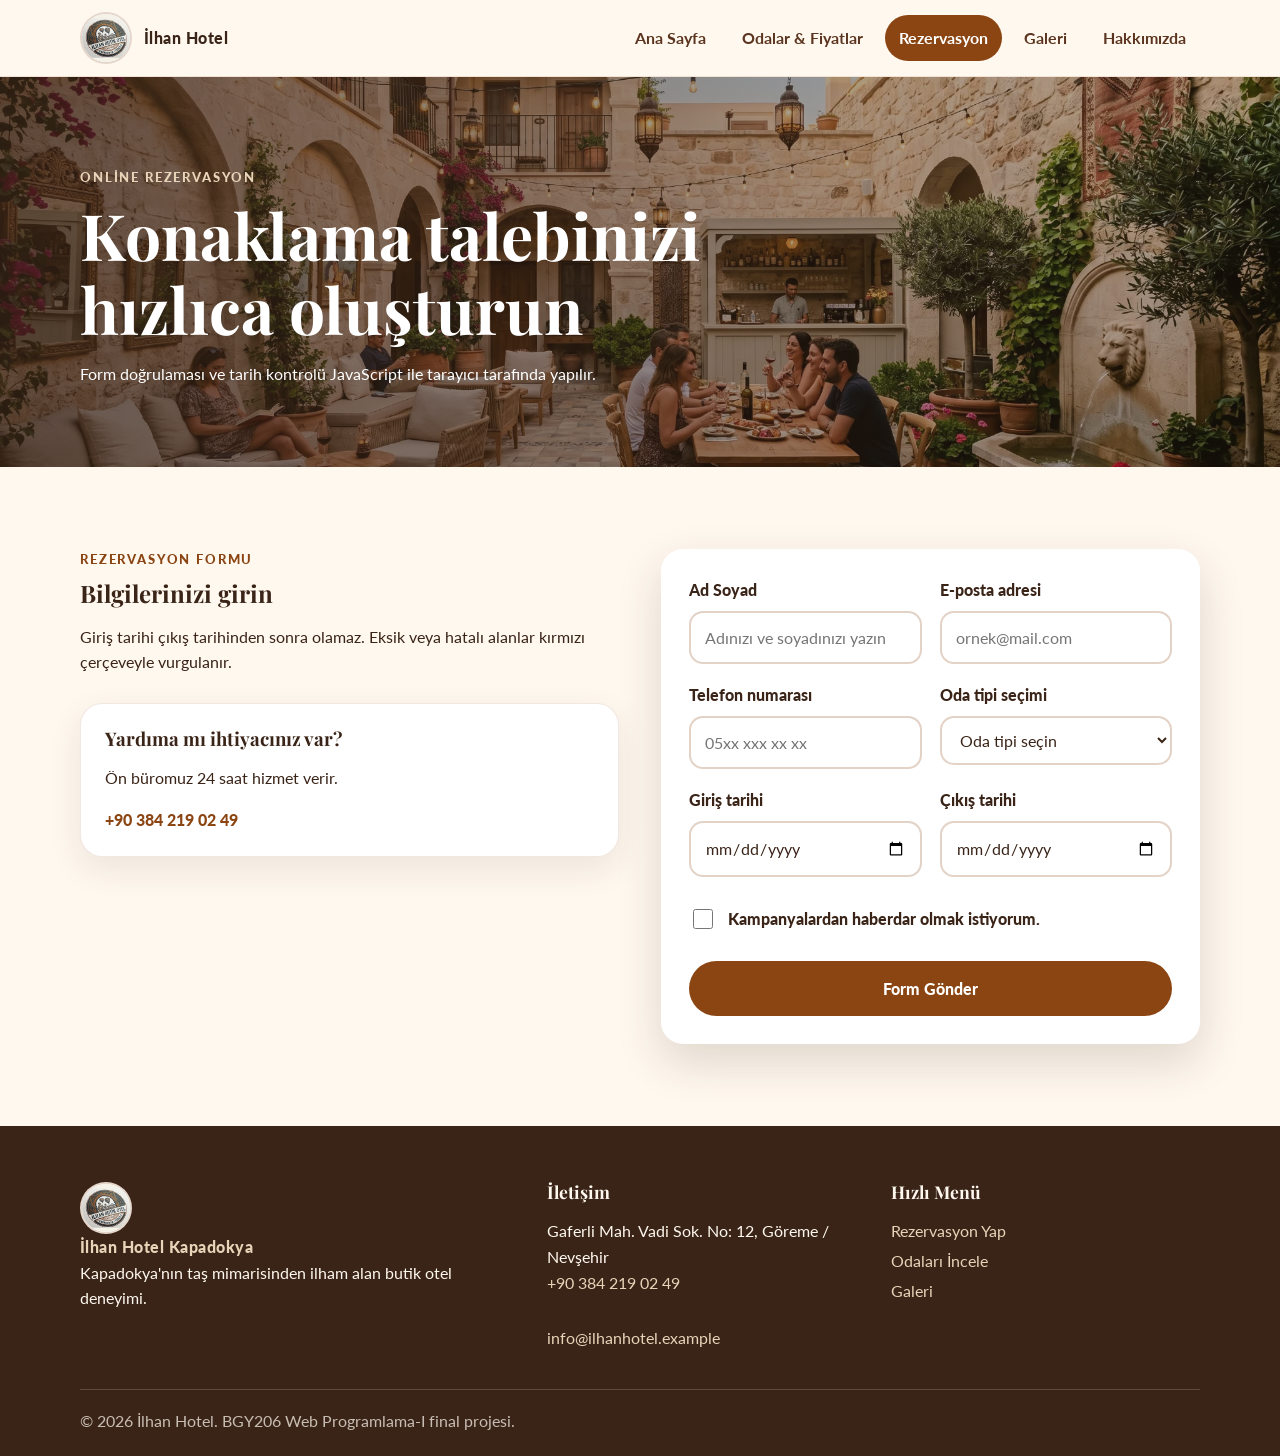
<file: Ilhan_Yigit_Kocadere_otel_web/rezervasyon.html>
<!DOCTYPE html>
<html lang="tr">
<head>
    <meta charset="UTF-8">
    <meta name="viewport" content="width=device-width, initial-scale=1.0">
    <meta name="description" content="İlhan Hotel Kapadokya için kurumsal otel tanıtım portalı.">
    <link rel="icon" href="assets/icons/favicon.png" type="image/png">
    <link rel="preconnect" href="https://fonts.googleapis.com">
    <link rel="preconnect" href="https://fonts.gstatic.com" crossorigin>
    <link href="https://fonts.googleapis.com/css2?family=Lato:wght@400;700;900&family=Playfair+Display:wght@600;700&display=swap" rel="stylesheet">
    <link rel="stylesheet" href="css/style.css">
    <title>Rezervasyon | İlhan Hotel Kapadokya</title>
</head>
<body>
    <a class="skip-link" href="#main-content">Ana içeriğe geç</a>
    <!-- Navigasyon: tüm sayfalarda kullanılan sticky menü -->
    <header class="site-header" id="site-header">
        <nav class="navbar container" aria-label="Ana menü">
            <a class="brand" href="index.html" aria-label="İlhan Hotel ana sayfa">
                <img src="assets/icons/logo-ilhan.webp" alt="İlhan Hotel logosu" class="brand-logo">
                <span>İlhan Hotel</span>
            </a>
            <button class="menu-toggle" type="button" aria-label="Menüyü aç veya kapat" aria-controls="primary-navigation" aria-expanded="false">
                <span></span>
                <span></span>
                <span></span>
            </button>
            <ul class="nav-list" id="primary-navigation">
                <li><a href="index.html" class="nav-link">Ana Sayfa</a></li>
                <li><a href="odalar.html" class="nav-link">Odalar & Fiyatlar</a></li>
                <li><a href="rezervasyon.html" class="nav-link active">Rezervasyon</a></li>
                <li><a href="galeri.html" class="nav-link">Galeri</a></li>
                <li><a href="hakkimizda.html" class="nav-link">Hakkımızda</a></li>
            </ul>
        </nav>
    </header>

    <main id="main-content">
        <!-- Sayfa başlığı: rezervasyon hero alanı -->
        <section class="page-hero reservation-hero" aria-labelledby="reservation-title">
            <div class="container page-hero-content">
                <p class="eyebrow">Online Rezervasyon</p>
                <h1 id="reservation-title">Konaklama talebinizi hızlıca oluşturun</h1>
                <p>Form doğrulaması ve tarih kontrolü JavaScript ile tarayıcı tarafında yapılır.</p>
            </div>
        </section>

        <!-- Rezervasyon formu: label, focus, validation ve bildirim özellikleri -->
        <section class="section container reservation-layout" aria-labelledby="form-title">
            <div>
                <p class="eyebrow">Rezervasyon formu</p>
                <h2 id="form-title">Bilgilerinizi girin</h2>
                <p>Giriş tarihi çıkış tarihinden sonra olamaz. Eksik veya hatalı alanlar kırmızı çerçeveyle vurgulanır.</p>
                <div class="contact-card">
                    <h3>Yardıma mı ihtiyacınız var?</h3>
                    <p>Ön büromuz 24 saat hizmet verir.</p>
                    <a href="tel:+903842190249">+90 384 219 02 49</a>
                </div>
            </div>
            <form class="reservation-form" id="reservation-form" novalidate>
                <div class="form-message" id="form-message" aria-live="polite"></div>
                <div class="form-grid">
                    <div class="form-group">
                        <label for="fullname">Ad Soyad</label>
                        <input type="text" id="fullname" name="fullname" autocomplete="name" required placeholder="Adınızı ve soyadınızı yazın">
                        <small class="error-text">Ad soyad alanı zorunludur.</small>
                    </div>
                    <div class="form-group">
                        <label for="email">E-posta adresi</label>
                        <input type="email" id="email" name="email" autocomplete="email" required placeholder="ornek@mail.com">
                        <small class="error-text">Geçerli bir e-posta adresi girin.</small>
                    </div>
                    <div class="form-group">
                        <label for="phone">Telefon numarası</label>
                        <input type="tel" id="phone" name="phone" autocomplete="tel" required placeholder="05xx xxx xx xx">
                        <small class="error-text">Telefon alanı zorunludur.</small>
                    </div>
                    <div class="form-group">
                        <label for="room-type">Oda tipi seçimi</label>
                        <select id="room-type" name="room-type" required>
                            <option value="">Oda tipi seçin</option>
                            <option value="standart">Standart Taş Oda</option>
                            <option value="deluxe">Deluxe Mağara Oda</option>
                            <option value="suite">Kemerli Suite</option>
                        </select>
                        <small class="error-text">Bir oda tipi seçin.</small>
                    </div>
                    <div class="form-group">
                        <label for="checkin">Giriş tarihi</label>
                        <input type="date" id="checkin" name="checkin" required>
                        <small class="error-text">Giriş tarihi zorunludur.</small>
                    </div>
                    <div class="form-group">
                        <label for="checkout">Çıkış tarihi</label>
                        <input type="date" id="checkout" name="checkout" required>
                        <small class="error-text">Çıkış tarihi giriş tarihinden sonra olmalıdır.</small>
                    </div>
                </div>
                <label class="checkbox-row" for="campaigns">
                    <input type="checkbox" id="campaigns" name="campaigns">
                    <span>Kampanyalardan haberdar olmak istiyorum.</span>
                </label>
                <button type="submit" class="btn btn-primary form-submit">Form Gönder</button>
            </form>
        </section>
    </main>

    <!-- Footer: iletişim ve hızlı erişim bilgileri -->
    <footer class="site-footer">
        <div class="container footer-grid">
            <div>
                <a class="footer-brand" href="index.html">
                    <img src="assets/icons/logo-ilhan.webp" alt="İlhan Hotel küçük logo">
                    <span>İlhan Hotel Kapadokya</span>
                </a>
                <p>Kapadokya'nın taş mimarisinden ilham alan butik otel deneyimi.</p>
            </div>
            <div>
                <h2>İletişim</h2>
                <address>
                    Gaferli Mah. Vadi Sok. No: 12, Göreme / Nevşehir<br>
                    <a href="tel:+903842190249">+90 384 219 02 49</a><br>
                    <a href="mailto:info@ilhanhotel.example">info@ilhanhotel.example</a>
                </address>
            </div>
            <div>
                <h2>Hızlı Menü</h2>
                <a href="rezervasyon.html">Rezervasyon Yap</a>
                <a href="odalar.html">Odaları İncele</a>
                <a href="galeri.html">Galeri</a>
            </div>
        </div>
        <p class="copyright">© 2026 İlhan Hotel. BGY206 Web Programlama-I final projesi.</p>
    </footer>
    <script src="js/script.js"></script>
</body>
</html>
</file>
<file: Ilhan_Yigit_Kocadere_otel_web/css/style.css>
/* =====================================================
   İlhan Hotel Kapadokya - Ana CSS Dosyası
   Amaç: Renk paleti, layout, responsive tasarım ve animasyonlar
   ===================================================== */

/* Renk tanımları: Kapadokya'nın taş, toprak ve gün batımı tonları */
:root {
    --tan: #D2B48C;
    --saddle: #8B4513;
    --cream: #E8D4B8;
    --dark-brown: #3A2418;
    --coffee: #5B351F;
    --paper: #FFF8EF;
    --white: #FFFFFF;
    --muted: #6E5B4D;
    --success: #236B4A;
    --danger: #B4362E;
    --shadow: 0 18px 45px rgba(58, 36, 24, 0.16);
    --radius: 22px;
    --transition: 0.3s ease;
}

/* Temel sayfa ayarları ve kutu modeli kontrolü */
* {
    box-sizing: border-box;
}

html {
    scroll-behavior: smooth;
}

body {
    margin: 0;
    font-family: "Lato", Arial, sans-serif;
    font-size: 16px;
    line-height: 1.6;
    color: var(--dark-brown);
    background: var(--paper);
    overflow-x: hidden;
}

img {
    max-width: 100%;
    height: auto;
    display: block;
}

a {
    color: inherit;
    text-decoration: none;
}

a:hover {
    color: var(--saddle);
}

h1,
h2,
h3 {
    font-family: "Playfair Display", Georgia, serif;
    line-height: 1.15;
    margin: 0 0 16px;
}

p {
    margin: 0 0 16px;
}

button,
input,
select {
    font: inherit;
}

/* Erişilebilirlik: klavye kullanıcıları için görünür odak çizgisi */
a:focus-visible,
button:focus-visible,
input:focus-visible,
select:focus-visible {
    outline: 3px solid var(--saddle);
    outline-offset: 4px;
}

.container {
    width: min(1120px, calc(100% - 32px));
    margin-inline: auto;
}

.skip-link {
    position: absolute;
    top: -120px;
    left: 16px;
    z-index: 999;
    padding: 12px 18px;
    background: var(--dark-brown);
    color: var(--white);
    border-radius: 12px;
}

.skip-link:focus {
    top: 16px;
}

/* Navigasyon: sticky menü ve scroll sonrası gölge efekti */
.site-header {
    position: sticky;
    top: 0;
    z-index: 100;
    background: rgba(255, 248, 239, 0.94);
    backdrop-filter: blur(10px);
    border-bottom: 1px solid rgba(139, 69, 19, 0.12);
    transition: box-shadow var(--transition), background var(--transition);
}

.site-header.scrolled {
    background: rgba(255, 248, 239, 0.98);
    box-shadow: 0 10px 30px rgba(58, 36, 24, 0.14);
}

.navbar {
    min-height: 76px;
    display: flex;
    align-items: center;
    justify-content: space-between;
    gap: 24px;
}

.brand,
.footer-brand {
    display: inline-flex;
    align-items: center;
    gap: 12px;
    font-weight: 900;
    letter-spacing: 0.03em;
}

.brand-logo,
.footer-brand img {
    width: 52px;
    height: 52px;
    object-fit: cover;
    border-radius: 50%;
    border: 2px solid rgba(139, 69, 19, 0.22);
    background: var(--white);
}

.nav-list {
    display: flex;
    align-items: center;
    gap: 8px;
    list-style: none;
    padding: 0;
    margin: 0;
}

.nav-link {
    min-height: 44px;
    display: inline-flex;
    align-items: center;
    padding: 10px 14px;
    border-radius: 999px;
    font-weight: 700;
    color: var(--coffee);
    transition: background var(--transition), color var(--transition);
}

.nav-link:hover,
.nav-link.active {
    background: var(--saddle);
    color: var(--white);
}

.menu-toggle {
    display: none;
    width: 48px;
    height: 48px;
    border: 0;
    border-radius: 14px;
    background: var(--cream);
    cursor: pointer;
}

.menu-toggle span {
    display: block;
    width: 24px;
    height: 3px;
    margin: 5px auto;
    background: var(--dark-brown);
    border-radius: 999px;
}

/* Butonlar: hover ve erişilebilir dokunma alanı */
.btn {
    min-height: 44px;
    display: inline-flex;
    align-items: center;
    justify-content: center;
    gap: 8px;
    padding: 13px 20px;
    border-radius: 999px;
    border: 2px solid transparent;
    font-weight: 900;
    cursor: pointer;
    transition: transform var(--transition), box-shadow var(--transition), background var(--transition), color var(--transition);
}

.btn:hover {
    transform: translateY(-2px);
    box-shadow: var(--shadow);
}

.btn-primary {
    background: var(--saddle);
    color: var(--white);
}

.btn-primary:hover {
    background: var(--coffee);
    color: var(--white);
}

.btn-secondary {
    background: rgba(255, 255, 255, 0.82);
    color: var(--saddle);
    border-color: rgba(139, 69, 19, 0.28);
}

/* Ana sayfa hero: minimum 600px yükseklik ve büyük görsel */
.hero {
    min-height: 680px;
    display: grid;
    align-items: center;
    background-image: linear-gradient(90deg, rgba(58, 36, 24, 0.74), rgba(58, 36, 24, 0.22)), url("../assets/images/hero-cappadocia-ilhan-hotel.webp");
    background-size: cover;
    background-position: center;
    color: var(--white);
}

.hero-overlay {
    max-width: 880px;
    margin-left: max(16px, calc((100vw - 1120px) / 2));
}

.hero h1 {
    max-width: 820px;
    font-size: clamp(2.4rem, 6vw, 5.3rem);
}

.hero p {
    max-width: 620px;
    font-size: 1.18rem;
}

.hero-actions {
    display: flex;
    flex-wrap: wrap;
    gap: 14px;
    margin-top: 22px;
}

.eyebrow {
    margin-bottom: 10px;
    font-size: 0.82rem;
    font-weight: 900;
    letter-spacing: 0.14em;
    text-transform: uppercase;
    color: var(--saddle);
}

.hero .eyebrow,
.page-hero .eyebrow {
    color: var(--cream);
}

/* Genel bölüm ve kart düzenleri */
.section {
    padding: 82px 0;
}

.section-heading {
    max-width: 760px;
    margin-bottom: 34px;
}

.section-heading h2,
.split-layout h2,
.contact-layout h2 {
    font-size: clamp(2rem, 4vw, 3.25rem);
}

.section-heading.compact {
    margin-bottom: 24px;
}

.info-strip {
    display: grid;
    grid-template-columns: repeat(3, 1fr);
    gap: 16px;
    margin: 30px 0;
}

.info-strip div {
    padding: 22px;
    background: var(--white);
    border: 1px solid rgba(139, 69, 19, 0.12);
    border-radius: var(--radius);
    box-shadow: 0 10px 25px rgba(58, 36, 24, 0.08);
}

.info-strip strong {
    display: block;
    font-size: 1.5rem;
    color: var(--saddle);
}

.info-strip span {
    color: var(--muted);
}

.cards {
    display: grid;
    gap: 22px;
}

.three-columns {
    grid-template-columns: repeat(3, 1fr);
}

.feature-card,
.room-card,
.ethics-card,
.references-card,
.contact-card,
.mission-grid article {
    background: var(--white);
    border: 1px solid rgba(139, 69, 19, 0.12);
    border-radius: var(--radius);
    box-shadow: 0 12px 34px rgba(58, 36, 24, 0.09);
}

.feature-card {
    padding: 28px;
}

.feature-icon {
    width: 54px;
    height: 54px;
    display: inline-grid;
    place-items: center;
    margin-bottom: 18px;
    border-radius: 16px;
    background: var(--cream);
    color: var(--saddle);
    font-size: 1.6rem;
}

.warm-section {
    background: linear-gradient(135deg, #E8D4B8 0%, #F8EBDD 100%);
}

.split-layout,
.contact-layout,
.reservation-layout {
    display: grid;
    grid-template-columns: 1fr 1fr;
    gap: 42px;
    align-items: center;
}

.rounded-media {
    width: 100%;
    border-radius: var(--radius);
    box-shadow: var(--shadow);
    aspect-ratio: 4 / 3;
    object-fit: cover;
}

.text-link {
    display: inline-flex;
    margin-top: 8px;
    font-weight: 900;
    color: var(--saddle);
    border-bottom: 2px solid currentColor;
}

/* Alt sayfa hero görselleri */
.page-hero {
    min-height: 390px;
    display: grid;
    align-items: end;
    color: var(--white);
    background-size: cover;
    background-position: center;
}

.page-hero-content {
    padding: 86px 0 64px;
}

.page-hero h1 {
    max-width: 820px;
    font-size: clamp(2.2rem, 5vw, 4.2rem);
}

.rooms-hero {
    background-image: linear-gradient(90deg, rgba(58, 36, 24, 0.72), rgba(58, 36, 24, 0.28)), url("../assets/images/oda-suite.webp");
}

.reservation-hero {
    background-image: linear-gradient(90deg, rgba(58, 36, 24, 0.72), rgba(58, 36, 24, 0.28)), url("../assets/images/gallery-courtyard.webp");
}

.gallery-hero {
    background-image: linear-gradient(90deg, rgba(58, 36, 24, 0.72), rgba(58, 36, 24, 0.28)), url("../assets/images/gallery-balloons.webp");
}

.about-hero {
    background-image: linear-gradient(90deg, rgba(58, 36, 24, 0.72), rgba(58, 36, 24, 0.28)), url("../assets/images/gallery-reception.webp");
}

/* Oda filtreleme ve oda kartları */
.filter-panel {
    display: grid;
    grid-template-columns: 1fr 1fr auto;
    gap: 18px;
    align-items: end;
    padding: 22px;
    margin-bottom: 12px;
    background: var(--white);
    border-radius: var(--radius);
    box-shadow: 0 12px 32px rgba(58, 36, 24, 0.08);
}

.form-group {
    display: flex;
    flex-direction: column;
    gap: 8px;
}

label {
    font-weight: 900;
}

input,
select {
    width: 100%;
    min-height: 48px;
    padding: 12px 14px;
    border: 2px solid rgba(139, 69, 19, 0.24);
    border-radius: 14px;
    background: var(--white);
    color: var(--dark-brown);
    transition: border-color var(--transition), box-shadow var(--transition), background var(--transition);
}

input:focus,
select:focus {
    border-color: var(--saddle);
    box-shadow: 0 0 0 4px rgba(139, 69, 19, 0.14);
}

input.error,
select.error {
    border-color: var(--danger);
    background: #FFF4F1;
}

.error-text {
    display: none;
    color: var(--danger);
    font-weight: 700;
}

input.error + .error-text,
select.error + .error-text {
    display: block;
}

.helper-text {
    color: var(--muted);
    font-weight: 700;
}

.room-grid {
    grid-template-columns: repeat(3, 1fr);
    margin-top: 24px;
}

.room-card {
    overflow: hidden;
    transition: transform var(--transition), box-shadow var(--transition);
}

.room-card:hover {
    transform: translateY(-6px);
    box-shadow: var(--shadow);
}

.room-card.hidden {
    display: none;
}

.room-card img {
    width: 100%;
    height: 245px;
    object-fit: cover;
}

.room-card-content {
    padding: 24px;
}

.room-card ul {
    padding-left: 20px;
    margin: 14px 0 0;
}

/* Tablo: thead başlık satırı ve hover efekti */
.table-wrapper {
    overflow-x: auto;
    background: var(--white);
    border-radius: var(--radius);
    box-shadow: 0 12px 32px rgba(58, 36, 24, 0.08);
}

.comparison-table {
    width: 100%;
    min-width: 720px;
    border-collapse: collapse;
}

.comparison-table caption {
    padding: 16px;
    text-align: left;
    font-weight: 900;
    color: var(--muted);
}

.comparison-table th,
.comparison-table td {
    padding: 18px;
    border-bottom: 1px solid rgba(139, 69, 19, 0.14);
    text-align: left;
}

.comparison-table thead th {
    background: var(--dark-brown);
    color: var(--white);
}

.comparison-table tbody tr:hover {
    background: #F8EBDD;
}

/* Rezervasyon formu: CSS Grid ile hizalama */
.reservation-layout {
    align-items: start;
}

.reservation-form {
    padding: 28px;
    background: var(--white);
    border-radius: var(--radius);
    box-shadow: var(--shadow);
}

.form-grid {
    display: grid;
    grid-template-columns: 1fr 1fr;
    gap: 18px;
}

.form-message {
    display: none;
    margin-bottom: 18px;
    padding: 14px 16px;
    border-radius: 14px;
    font-weight: 900;
}

.form-message.show {
    display: block;
}

.form-message.success {
    background: #EAF7EF;
    color: var(--success);
    border: 1px solid rgba(35, 107, 74, 0.25);
}

.form-message.error {
    background: #FFF4F1;
    color: var(--danger);
    border: 1px solid rgba(180, 54, 46, 0.25);
}

.checkbox-row {
    min-height: 44px;
    display: flex;
    align-items: center;
    gap: 12px;
    margin: 20px 0;
    cursor: pointer;
}

.checkbox-row input {
    width: 20px;
    min-height: 20px;
}

.form-submit {
    width: 100%;
}

.contact-card {
    padding: 24px;
    margin-top: 28px;
}

.contact-card a {
    font-weight: 900;
    color: var(--saddle);
}

/* Galeri: şartnamedeki CSS Grid yapısı ve hover animasyonu */
.gallery-grid {
    display: grid;
    grid-template-columns: repeat(auto-fit, minmax(250px, 1fr));
    gap: 18px;
}

.gallery-item {
    position: relative;
    min-height: 250px;
    padding: 0;
    border: 0;
    border-radius: var(--radius);
    overflow: hidden;
    cursor: pointer;
    background: var(--cream);
    box-shadow: 0 12px 28px rgba(58, 36, 24, 0.11);
}

.gallery-item img {
    width: 100%;
    height: 100%;
    min-height: 250px;
    object-fit: cover;
    transition: transform 0.3s ease;
}

.gallery-item:hover img {
    transform: scale(1.05);
}

.lightbox {
    position: fixed;
    inset: 0;
    z-index: 500;
    display: none;
    align-items: center;
    justify-content: center;
    padding: 32px;
    background: rgba(20, 12, 8, 0.86);
}

.lightbox.open {
    display: flex;
}

.lightbox figure {
    max-width: min(980px, 100%);
    margin: 0;
}

.lightbox img {
    max-height: 78vh;
    width: auto;
    margin-inline: auto;
    border-radius: 18px;
    box-shadow: var(--shadow);
}

.lightbox figcaption {
    margin-top: 14px;
    text-align: center;
    color: var(--white);
    font-weight: 900;
}

.lightbox-close {
    position: absolute;
    top: 22px;
    right: 24px;
    width: 52px;
    height: 52px;
    border: 0;
    border-radius: 999px;
    background: var(--white);
    color: var(--dark-brown);
    font-size: 2rem;
    cursor: pointer;
}

/* Hakkımızda: misyon, iletişim, harita ve etik alanları */
.mission-grid {
    display: grid;
    grid-template-columns: 1fr 1fr;
    gap: 18px;
    margin-top: 24px;
}

.mission-grid article,
.ethics-card,
.references-card {
    padding: 24px;
}

.contact-layout {
    align-items: stretch;
}

.large-address {
    font-style: normal;
    font-size: 1.08rem;
}

.large-address a {
    font-weight: 900;
    color: var(--saddle);
}

.static-map {
    min-height: 320px;
    display: grid;
    place-items: center;
    align-content: center;
    text-align: center;
    padding: 30px;
    border: 4px solid rgba(139, 69, 19, 0.18);
    border-radius: var(--radius);
    background:
        linear-gradient(90deg, rgba(139,69,19,0.14) 1px, transparent 1px),
        linear-gradient(rgba(139,69,19,0.14) 1px, transparent 1px),
        #FFF8EF;
    background-size: 42px 42px;
    box-shadow: var(--shadow);
}

.map-pin {
    width: 72px;
    height: 72px;
    display: grid;
    place-items: center;
    margin-bottom: 12px;
    border-radius: 999px;
    background: var(--saddle);
    color: var(--white);
    font-size: 3rem;
    line-height: 1;
}

.references-card {
    margin-top: 18px;
}

/* Footer: alt bilgi ve hızlı bağlantılar */
.site-footer {
    padding: 56px 0 22px;
    background: var(--dark-brown);
    color: var(--paper);
}

.footer-grid {
    display: grid;
    grid-template-columns: 1.4fr 1fr 1fr;
    gap: 34px;
}

.footer-grid h2 {
    font-size: 1.1rem;
}

.footer-grid a {
    display: block;
    min-height: 30px;
    color: var(--cream);
}

.footer-grid address {
    font-style: normal;
}

.copyright {
    width: min(1120px, calc(100% - 32px));
    margin: 34px auto 0;
    padding-top: 18px;
    border-top: 1px solid rgba(255, 248, 239, 0.18);
    color: rgba(255, 248, 239, 0.72);
}

/* Tablet kırılımı: iki sütunlu ve daha sıkı düzen */
@media (max-width: 1023px) {
    .three-columns,
    .room-grid,
    .footer-grid {
        grid-template-columns: 1fr 1fr;
    }

    .split-layout,
    .contact-layout,
    .reservation-layout {
        grid-template-columns: 1fr;
    }

    .filter-panel {
        grid-template-columns: 1fr 1fr;
    }

    .filter-panel .btn {
        grid-column: 1 / -1;
    }
}

/* Mobil kırılımı: hamburger menü, tek sütun ve dokunma dostu alanlar */
@media (max-width: 600px) {
    body {
        font-size: 14px;
    }

    .navbar {
        min-height: 68px;
    }

    .menu-toggle {
        display: inline-block;
    }

    .nav-list {
        position: absolute;
        top: 68px;
        left: 0;
        right: 0;
        display: none;
        flex-direction: column;
        align-items: stretch;
        gap: 6px;
        padding: 16px;
        background: var(--paper);
        border-bottom: 1px solid rgba(139, 69, 19, 0.16);
        box-shadow: 0 18px 28px rgba(58, 36, 24, 0.12);
    }

    .nav-list.open {
        display: flex;
    }

    .nav-link {
        width: 100%;
        justify-content: center;
    }

    .hero {
        min-height: 620px;
    }

    .hero-overlay {
        margin-inline: auto;
    }

    .section {
        padding: 58px 0;
    }

    .info-strip,
    .three-columns,
    .room-grid,
    .form-grid,
    .mission-grid,
    .footer-grid,
    .filter-panel {
        grid-template-columns: 1fr;
    }

    .page-hero {
        min-height: 330px;
    }

    .page-hero-content {
        padding: 58px 0 44px;
    }

    .reservation-form {
        padding: 20px;
    }

    .gallery-item,
    .gallery-item img {
        min-height: 220px;
    }
}
</file>
